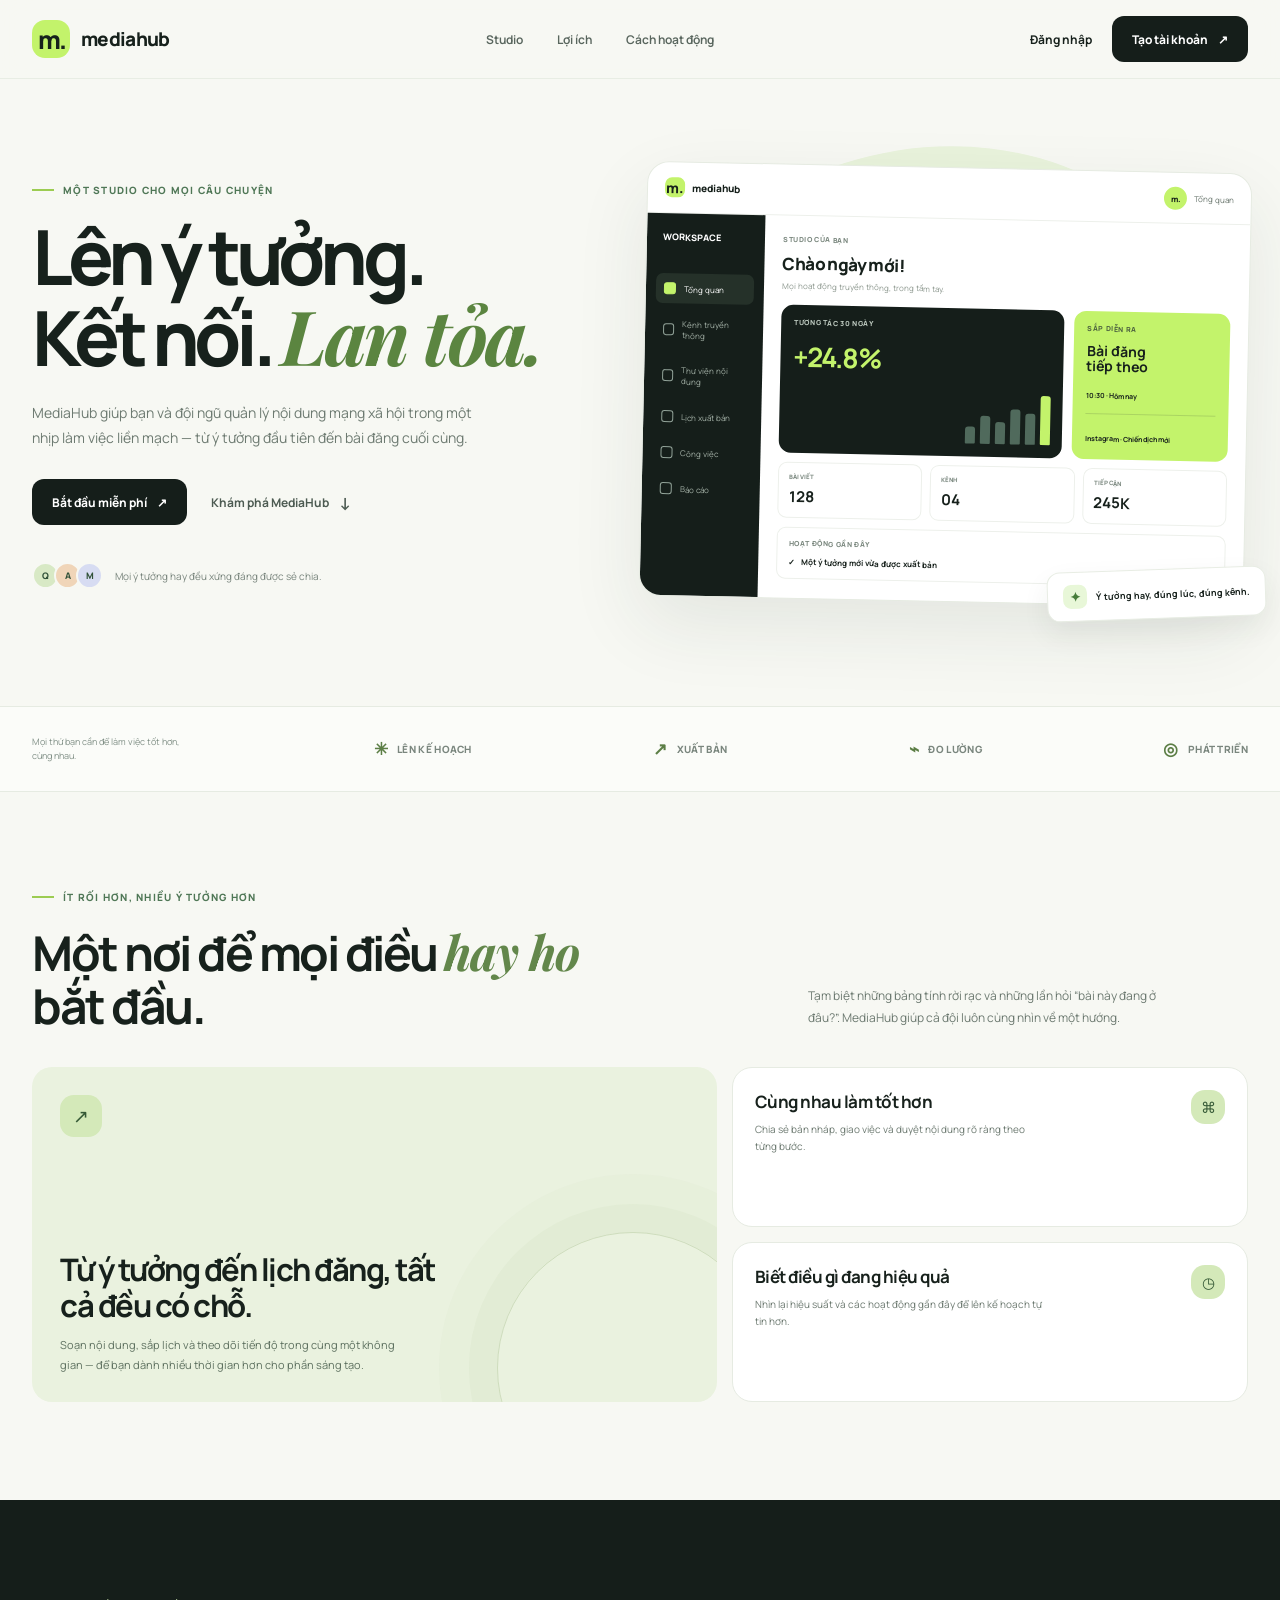
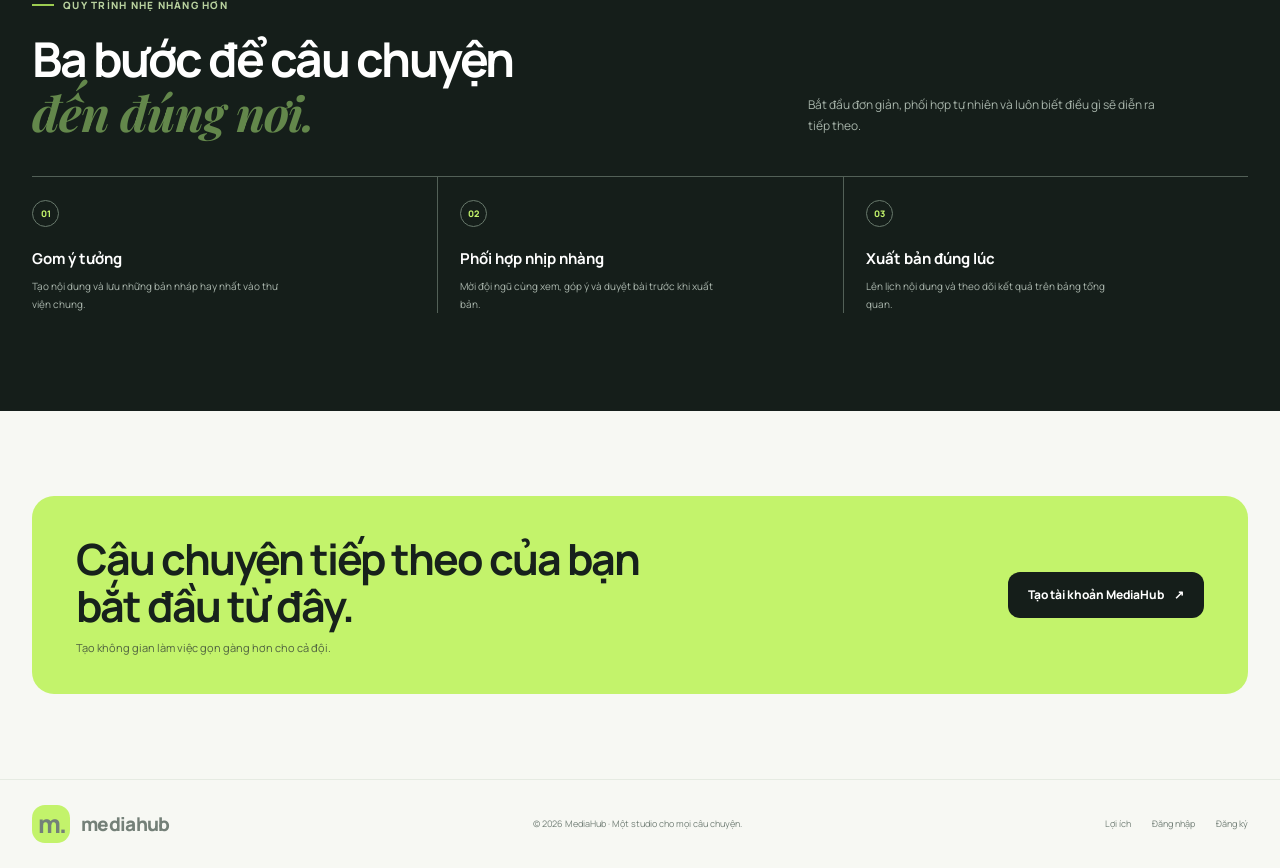
<file: frontend/src/app/landing.html>
<!doctype html>
<html lang="vi">
<head>
  <meta charset="utf-8">
  <meta name="viewport" content="width=device-width, initial-scale=1">
  <meta name="theme-color" content="#f7f8f3">
  <title>MediaHub — Một studio cho mọi câu chuyện</title>
  <meta name="description" content="Lên ý tưởng, phối hợp cùng đội ngũ và quản lý nội dung mạng xã hội trong một studio gọn gàng.">
  <link rel="preconnect" href="https://fonts.googleapis.com">
  <link rel="preconnect" href="https://fonts.gstatic.com" crossorigin>
  <link href="https://fonts.googleapis.com/css2?family=Manrope:wght@400;500;600;700;800&family=Playfair+Display:ital,wght@0,400..900;1,400..900&display=swap" rel="stylesheet">
    <link rel="stylesheet" href="../features/landing/landing.css">
  <link rel="icon" type="image/svg+xml" href="../assets/mediahub-favicon.svg">
</head>
<body>
  <header class="topbar"><nav class="nav wrap" aria-label="Điều hướng chính">
    <a class="brand" href="#top" aria-label="MediaHub trang chủ"><span class="brand-mark">m.</span><span>mediahub</span></a>
    <div class="nav-links"><a href="#studio">Studio</a><a href="#loi-ich">Lợi ích</a><a href="#cach-hoat-dong">Cách hoạt động</a></div>
    <div class="nav-actions"><a class="nav-login" href="./login.html">Đăng nhập</a><a class="btn btn-dark" href="./register.html">Tạo tài khoản <span aria-hidden="true">↗</span></a></div>
  </nav></header>
  <main id="top">
    <section class="hero wrap" id="studio">
      <div class="hero-copy"><p class="kicker">Một studio cho mọi câu chuyện</p><h1>Lên ý tưởng.<br>Kết nối. <em>Lan tỏa.</em></h1><p class="hero-text">MediaHub giúp bạn và đội ngũ quản lý nội dung mạng xã hội trong một nhịp làm việc liền mạch — từ ý tưởng đầu tiên đến bài đăng cuối cùng.</p><div class="hero-actions"><a class="btn btn-dark" href="./register.html">Bắt đầu miễn phí <span aria-hidden="true">↗</span></a><a class="text-link" href="#loi-ich">Khám phá MediaHub <span aria-hidden="true">↓</span></a></div><div class="trust"><span class="avatars" aria-hidden="true"><i>Q</i><i>A</i><i>M</i></span><span>Mọi ý tưởng hay đều xứng đáng được sẻ chia.</span></div></div>
      <div class="hero-art" aria-label="Bản xem trước trang tổng quan MediaHub"><div class="art-orbit"></div><div class="dashboard"><div class="dash-top"><span class="dash-brand"><i>m.</i> mediahub</span><span class="dash-user"><i aria-hidden="true">m.</i> Tổng quan</span></div><div class="dash-body"><aside class="dash-side"><div class="dash-side-brand">WORKSPACE</div><div class="dash-nav"><span class="on">Tổng quan</span><span>Kênh truyền thông</span><span>Thư viện nội dung</span><span>Lịch xuất bản</span><span>Công việc</span><span>Báo cáo</span></div></aside><div class="dash-main"><p class="dash-eyebrow">Studio của bạn</p><h2 class="dash-title">Chào ngày mới!</h2><p class="dash-sub">Mọi hoạt động truyền thông, trong tầm tay.</p><div class="dash-grid"><div class="dash-performance"><p class="dash-eyebrow">TƯƠNG TÁC 30 NGÀY</p><strong>+24.8%</strong><div class="mini-bars" aria-hidden="true"><i></i><i></i><i></i><i></i><i></i><i></i></div></div><div class="dash-next"><p class="dash-eyebrow">SẮP DIỄN RA</p><strong>Bài đăng<br>tiếp theo</strong><small>10:30 · Hôm nay</small><hr><small>Instagram · Chiến dịch mới</small></div></div><div class="dash-lower"><div class="dash-stat"><small>Bài viết</small><strong>128</strong></div><div class="dash-stat"><small>Kênh</small><strong>04</strong></div><div class="dash-stat"><small>Tiếp cận</small><strong>245K</strong></div></div><div class="dash-activity"><p class="dash-eyebrow">HOẠT ĐỘNG GẦN ĐÂY</p><strong>✓ &nbsp; Một ý tưởng mới vừa được xuất bản</strong></div></div></div></div><div class="float-note"><i>✦</i> Ý tưởng hay, đúng lúc, đúng kênh.</div></div>
    </section>
    <section class="proof"><div class="proof-inner wrap"><span class="proof-label">Mọi thứ bạn cần để làm việc tốt hơn, cùng nhau.</span><span class="proof-item"><b>✳</b> LÊN KẾ HOẠCH</span><span class="proof-item"><b>↗</b> XUẤT BẢN</span><span class="proof-item"><b>⌁</b> ĐO LƯỜNG</span><span class="proof-item"><b>◎</b> PHÁT TRIỂN</span></div></section>
    <section class="section wrap" id="loi-ich"><div class="section-heading"><div><p class="kicker">Ít rối hơn, nhiều ý tưởng hơn</p><h2>Một nơi để mọi điều <em>hay ho</em><br>bắt đầu.</h2></div><p>Tạm biệt những bảng tính rời rạc và những lần hỏi “bài này đang ở đâu?”. MediaHub giúp cả đội luôn cùng nhìn về một hướng.</p></div><div class="feature-layout"><article class="feature-main"><span class="feature-mark" aria-hidden="true">↗</span><div><h3>Từ ý tưởng đến lịch đăng, tất cả đều có chỗ.</h3><p>Soạn nội dung, sắp lịch và theo dõi tiến độ trong cùng một không gian — để bạn dành nhiều thời gian hơn cho phần sáng tạo.</p></div></article><div class="feature-side"><article class="feature-small"><div><h3>Cùng nhau làm tốt hơn</h3><p>Chia sẻ bản nháp, giao việc và duyệt nội dung rõ ràng theo từng bước.</p></div><span class="feature-mark" aria-hidden="true">⌘</span></article><article class="feature-small"><div><h3>Biết điều gì đang hiệu quả</h3><p>Nhìn lại hiệu suất và các hoạt động gần đây để lên kế hoạch tự tin hơn.</p></div><span class="feature-mark" aria-hidden="true">◷</span></article></div></div></section>
    <section class="section workflow" id="cach-hoat-dong"><div class="wrap"><div class="section-heading"><div><p class="kicker">Quy trình nhẹ nhàng hơn</p><h2>Ba bước để câu chuyện <em>đến đúng nơi.</em></h2></div><p>Bắt đầu đơn giản, phối hợp tự nhiên và luôn biết điều gì sẽ diễn ra tiếp theo.</p></div><div class="steps"><article class="step"><span class="step-num">01</span><h3>Gom ý tưởng</h3><p>Tạo nội dung và lưu những bản nháp hay nhất vào thư viện chung.</p></article><article class="step"><span class="step-num">02</span><h3>Phối hợp nhịp nhàng</h3><p>Mời đội ngũ cùng xem, góp ý và duyệt bài trước khi xuất bản.</p></article><article class="step"><span class="step-num">03</span><h3>Xuất bản đúng lúc</h3><p>Lên lịch nội dung và theo dõi kết quả trên bảng tổng quan.</p></article></div></div></section>
    <section class="closing wrap"><div class="closing-box"><div><h2>Câu chuyện tiếp theo của bạn bắt đầu từ đây.</h2><p>Tạo không gian làm việc gọn gàng hơn cho cả đội.</p></div><a class="btn btn-dark" href="./register.html">Tạo tài khoản MediaHub <span aria-hidden="true">↗</span></a></div></section>
  </main>
  <footer class="footer"><div class="footer-inner wrap"><a class="brand" href="#top"><span class="brand-mark">m.</span><span>mediahub</span></a><span>© 2026 MediaHub · Một studio cho mọi câu chuyện.</span><div class="footer-links"><a href="#loi-ich">Lợi ích</a><a href="./login.html">Đăng nhập</a><a href="./register.html">Đăng ký</a></div></div></footer>
</body>
</html>
</file>
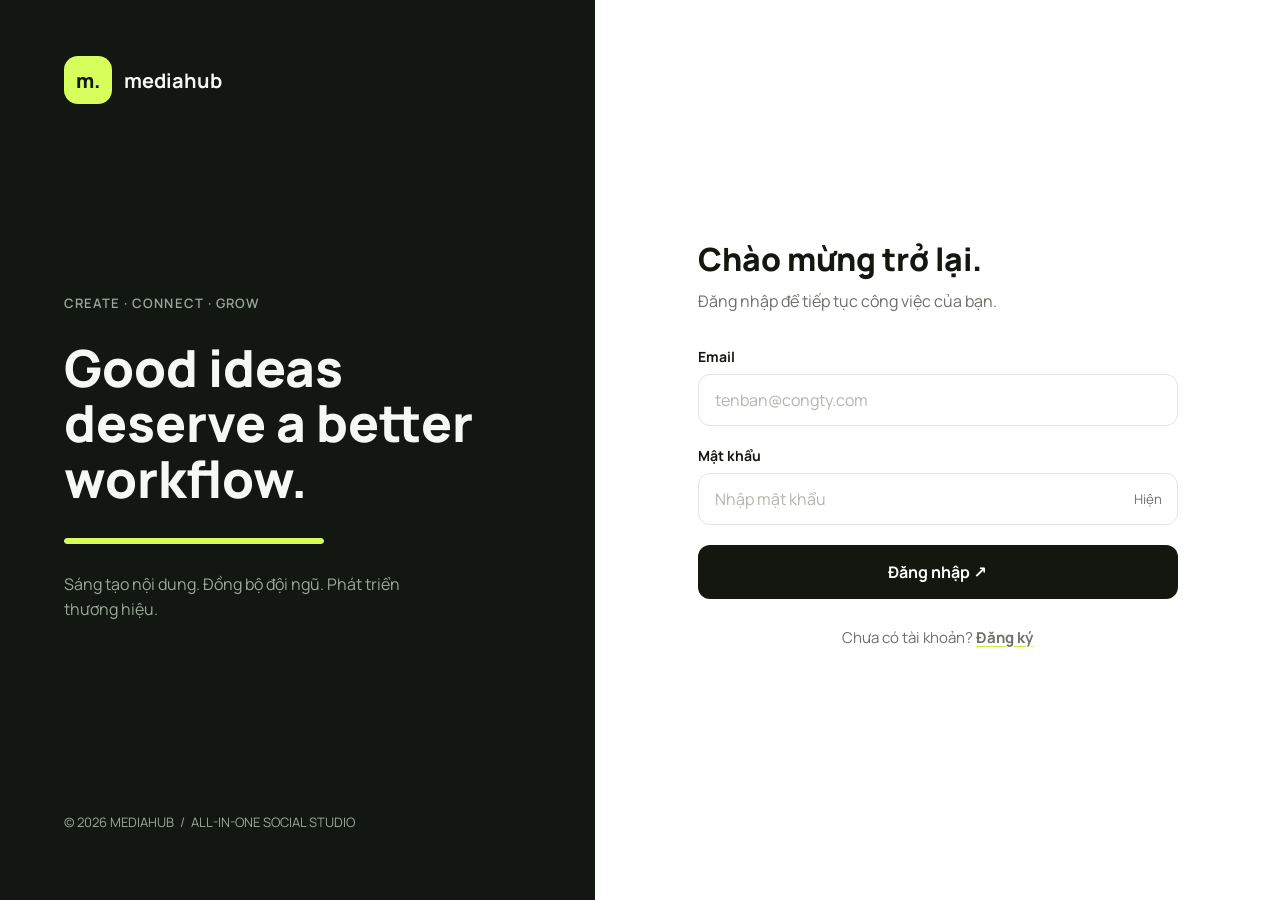
<file: frontend/src/app/login.html>
<!doctype html>
<html lang="vi">
<head>
  <meta charset="UTF-8">
  <meta name="viewport" content="width=device-width, initial-scale=1.0">
  <meta name="theme-color" content="#121712">
  <title>Đăng nhập · MediaHub</title>
  <link rel="stylesheet" href="../features/auth/auth.css">
  <script src="../features/auth/services/auth-storage.js" defer></script>
  <script src="../features/auth/auth.js" defer></script>
  <link rel="icon" type="image/svg+xml" href="../assets/mediahub-favicon.svg">
</head>
<body>
  <div class="auth-shell">
    <aside class="brand-panel">
      <div class="brand-top">
        <div class="brand-mark">m.</div>
        <span class="brand-name">mediahub</span>
      </div>

      <div class="brand-main">
        <p class="eyebrow">CREATE · CONNECT · GROW</p>
        <h1>Good ideas deserve a better workflow.</h1>
        <div class="progress-track"><div class="progress-fill" id="progress-fill" data-progress="100"></div></div>
        <p class="tagline">Sáng tạo nội dung. Đồng bộ đội ngũ. Phát triển thương hiệu.</p>
      </div>

      <p class="brand-footer">© 2026 MEDIAHUB &nbsp;/&nbsp; ALL-IN-ONE SOCIAL STUDIO</p>
    </aside>

    <main class="form-panel">
      <form class="form-card" id="login-form" novalidate>
        <h2>Chào mừng trở lại.</h2>
        <p class="subtitle">Đăng nhập để tiếp tục công việc của bạn.</p>

        <div class="field">
          <label for="email">Email</label>
          <input id="email" name="email" type="email" placeholder="tenban@congty.com" autocomplete="email" required>
        </div>

        <div class="field">
          <label for="password">Mật khẩu</label>
          <div class="input-wrap">
            <input id="password" name="password" type="password" placeholder="Nhập mật khẩu" autocomplete="current-password" required>
            <button type="button" class="toggle-visibility" id="toggle-password">Hiện</button>
          </div>
          <div class="field-error" id="login-error"></div>
        </div>

        <button type="submit" class="submit-btn" id="submit-btn">
          <span class="btn-label">Đăng nhập ↗</span>
          <span class="spinner"></span>
        </button>

        <p class="switch-line">Chưa có tài khoản? <a href="register.html">Đăng ký</a></p>
      </form>
    </main>
  </div>

  <dialog id="success-dialog">
    <div class="success-icon">✓</div>
    <h2 id="success-title">Đăng nhập thành công!</h2>
    <p id="success-message">Đang chuyển hướng tới trang chính...</p>
  </dialog>
</body>
</html>
</file>
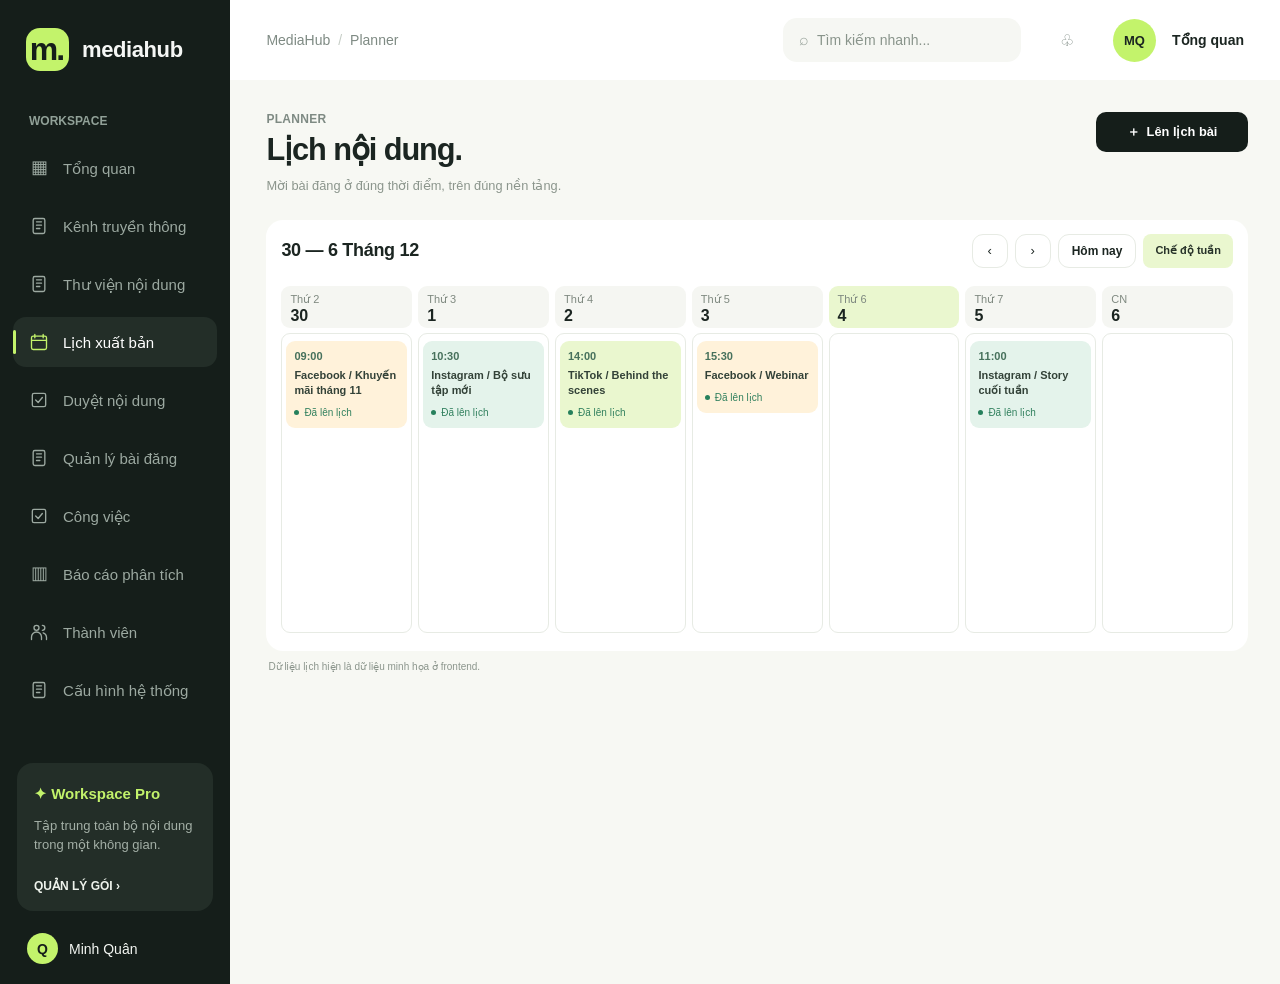
<file: frontend/src/app/planner.html>
<!DOCTYPE html>
<html lang="vi">
<head>
  <meta charset="UTF-8">
  <meta name="viewport" content="width=device-width, initial-scale=1.0">
  <meta name="theme-color" content="#151e1a">
  <title>Lịch nội dung · MediaHub</title>
  <link rel="stylesheet" href="../styles/style.css">
  <link rel="stylesheet" href="../features/planner/planner.css">
  <script src="../features/planner/planner.js" defer></script>
</head>
<body class="planner-app">
  <svg aria-hidden="true" style="position:absolute;width:0;height:0;overflow:hidden"><symbol id="icon-content" viewBox="0 0 24 24"><rect x="5" y="3" width="14" height="18" rx="2"/><path d="M9 7h6M9 11h6M9 15h4"/></symbol><symbol id="icon-calendar" viewBox="0 0 24 24"><rect x="3" y="5" width="18" height="16" rx="2"/><path d="M7 3v4M17 3v4M3 10h18"/></symbol><symbol id="icon-task" viewBox="0 0 24 24"><rect x="4" y="4" width="16" height="16" rx="2"/><path d="m8 12 3 3 5-6"/></symbol><symbol id="icon-users" viewBox="0 0 24 24"><circle cx="9" cy="7" r="3"/><path d="M3 21v-3a6 6 0 0 1 12 0v3M16 4a3 3 0 0 1 0 6M21 21v-3a6 6 0 0 0-4-5"/></symbol></svg>
  <div class="workspace">
    <aside class="sidebar" aria-label="Điều hướng chính">
      <a class="brand" href="./dashboard.html"><span class="brand-mark">m.</span><span>mediahub</span></a>
      <p class="nav-label">Workspace</p>
      <nav class="navigation">
        <a class="nav-item" href="./dashboard.html"><span class="nav-glyph">▦</span><span>Tổng quan</span></a>
        <button class="nav-item" type="button" data-section="Kênh truyền thông"><svg class="icon"><use href="#icon-content"/></svg><span>Kênh truyền thông</span></button>
        <a class="nav-item" href="./composer.html"><svg class="icon"><use href="#icon-content"/></svg><span>Thư viện nội dung</span></a>
        <a class="nav-item is-active" href="./planner.html" aria-current="page"><svg class="icon"><use href="#icon-calendar"/></svg><span>Lịch xuất bản</span></a>
        <a class="nav-item" href="./approvals.html"><svg class="icon"><use href="#icon-task"/></svg><span>Duyệt nội dung</span></a>
        <a class="nav-item" href="./post_status.html"><svg class="icon"><use href="#icon-content"/></svg><span>Quản lý bài đăng</span></a>
        <a class="nav-item" href="./tasks.html"><svg class="icon"><use href="#icon-task"/></svg><span>Công việc</span></a>
        <a class="nav-item" href="./reports.html"><span class="nav-glyph">▥</span><span>Báo cáo phân tích</span></a>
        <a class="nav-item" href="./user_management.html"><svg class="icon"><use href="#icon-users"/></svg><span>Thành viên</span></a>
        <a class="nav-item" href="./settings.html"><svg class="icon"><use href="#icon-content"/></svg><span>Cấu hình hệ thống</span></a>
      </nav>
      <div class="sidebar-bottom"><div class="upgrade-card"><p class="upgrade-title">✦ Workspace Pro</p><p>Tập trung toàn bộ nội dung<br>trong một không gian.</p><button type="button">QUẢN LÝ GÓI ›</button></div><button class="account-button" type="button"><span class="avatar avatar-account">Q</span><span>Minh Quân</span></button></div>
    </aside>
    <div class="workspace-main">
      <header class="topbar">
        <button class="icon-button mobile-menu" id="mobile-menu" type="button" aria-label="Mở điều hướng">☰</button>
        <div class="breadcrumb"><span>MediaHub</span><span class="breadcrumb-divider">/</span><span>Planner</span></div>
        <div class="topbar-actions"><label class="search-box"><span aria-hidden="true">⌕</span><input id="quick-search" type="search" placeholder="Tìm kiếm nhanh..." aria-label="Tìm kiếm nhanh"></label><button class="icon-button" type="button" aria-label="Thông báo">♧</button><button class="profile-button" type="button"><span class="avatar profile-avatar">MQ</span><span>Tổng quan</span></button></div>
      </header>
      <main class="page-content planner-page">
        <section class="page-heading planner-heading"><div><p class="eyebrow">Planner</p><h1>Lịch nội dung.</h1><p class="page-description">Mời bài đăng ở đúng thời điểm, trên đúng nền tảng.</p></div><button class="button button-primary" id="new-post" type="button"><span aria-hidden="true">＋</span> Lên lịch bài</button></section>
        <section class="calendar-card" aria-label="Lịch bài đăng tuần">
          <div class="calendar-toolbar"><h2 id="week-title">09 — 15 Tháng 11</h2><div class="calendar-controls"><button class="calendar-icon-button" id="previous-week" type="button" aria-label="Tuần trước">‹</button><button class="calendar-icon-button" id="next-week" type="button" aria-label="Tuần sau">›</button><button class="today-button" id="today" type="button">Hôm nay</button><label class="week-toggle"><input id="week-view" type="checkbox" checked><span>Chế độ tuần</span></label></div></div>
          <div class="week-grid" id="week-grid" aria-live="polite"></div>
        </section>
        <p class="demo-note">Dữ liệu lịch hiện là dữ liệu minh họa ở frontend.</p>
      </main>
    </div>
  </div>
  <dialog class="schedule-dialog" id="schedule-dialog" aria-labelledby="dialog-title"><form id="schedule-form"><div class="dialog-heading"><div><p class="eyebrow">Bài đăng mới</p><h2 id="dialog-title">Lên lịch bài</h2></div><button class="dialog-close" type="button" id="close-dialog" aria-label="Đóng">×</button></div><label for="post-name">Tên bài đăng</label><input id="post-name" name="title" required maxlength="80" placeholder="Ví dụ: Ra mắt bộ sưu tập"><label for="post-channel">Kênh đăng</label><select id="post-channel" name="channel"><option>Facebook</option><option>Instagram</option><option>TikTok</option></select><div class="dialog-fields"><div><label for="post-date">Ngày</label><input id="post-date" name="date" type="date" required></div><div><label for="post-time">Giờ</label><input id="post-time" name="time" type="time" value="09:00" required></div></div><div class="dialog-actions"><button class="button button-secondary" type="button" id="cancel-dialog">Hủy</button><button class="button button-primary" type="submit">Lưu lịch</button></div></form></dialog>
  <div class="planner-toast" id="planner-toast" role="status" hidden></div>
</body>
</html>
</file>
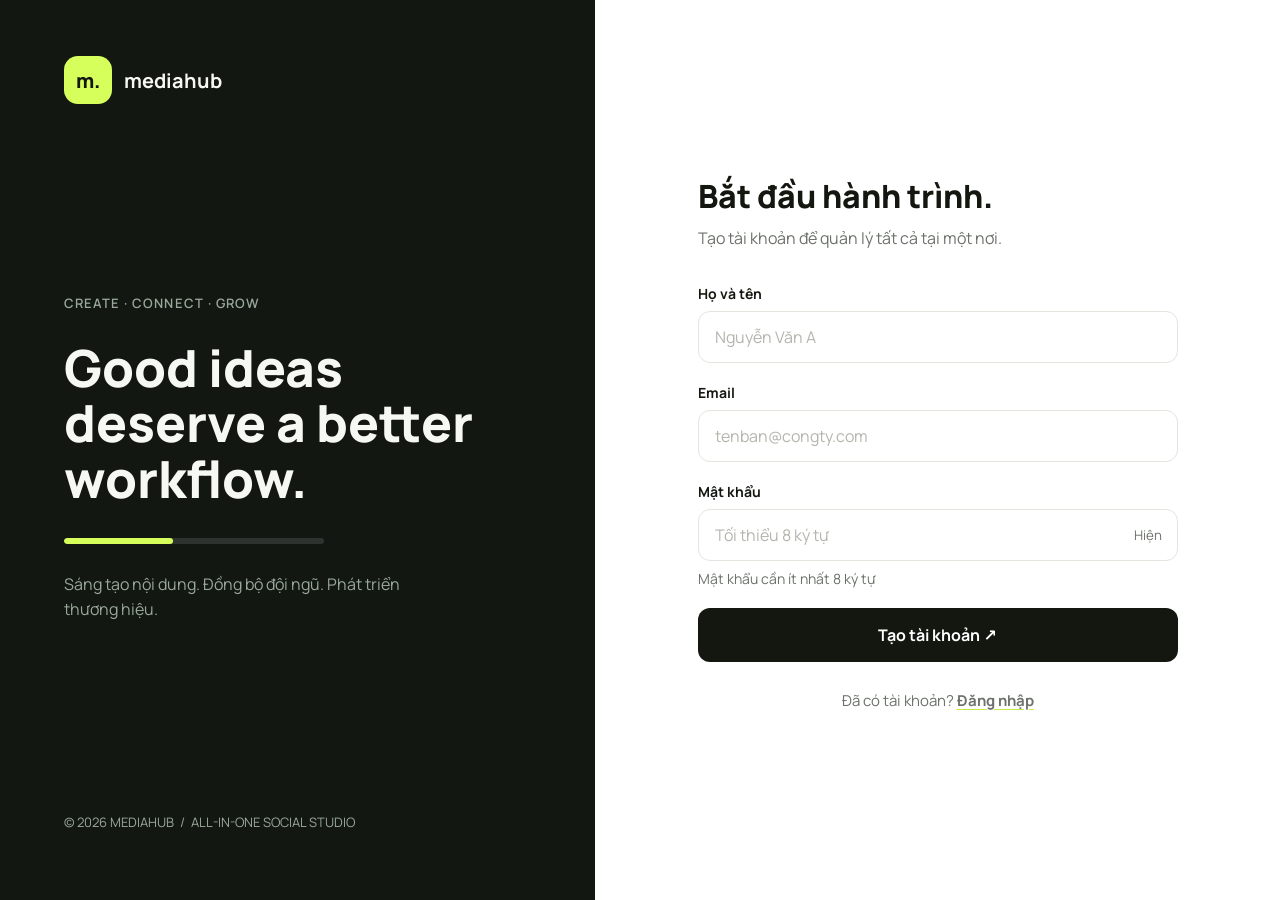
<file: frontend/src/app/register.html>
<!doctype html>
<html lang="vi">
<head>
  <meta charset="UTF-8">
  <meta name="viewport" content="width=device-width, initial-scale=1.0">
  <meta name="theme-color" content="#121712">
  <title>Đăng ký · MediaHub</title>
  <link rel="stylesheet" href="../features/auth/auth.css">
  <script src="../features/auth/services/auth-storage.js" defer></script>
  <script src="../features/auth/auth.js" defer></script>
  <link rel="icon" type="image/svg+xml" href="../assets/mediahub-favicon.svg">
</head>
<body>
  <div class="auth-shell">
    <aside class="brand-panel">
      <div class="brand-top">
        <div class="brand-mark">m.</div>
        <span class="brand-name">mediahub</span>
      </div>

      <div class="brand-main">
        <p class="eyebrow">CREATE · CONNECT · GROW</p>
        <h1>Good ideas deserve a better workflow.</h1>
        <div class="progress-track"><div class="progress-fill" id="progress-fill" data-progress="42"></div></div>
        <p class="tagline">Sáng tạo nội dung. Đồng bộ đội ngũ. Phát triển thương hiệu.</p>
      </div>

      <p class="brand-footer">© 2026 MEDIAHUB &nbsp;/&nbsp; ALL-IN-ONE SOCIAL STUDIO</p>
    </aside>

    <main class="form-panel">
      <form class="form-card" id="register-form" novalidate>
        <h2>Bắt đầu hành trình.</h2>
        <p class="subtitle">Tạo tài khoản để quản lý tất cả tại một nơi.</p>

        <div class="field">
          <label for="full-name">Họ và tên</label>
          <input id="full-name" name="full_name" type="text" placeholder="Nguyễn Văn A" autocomplete="name" required>
          <div class="field-error" data-error-for="full-name"></div>
        </div>

        <div class="field">
          <label for="email">Email</label>
          <input id="email" name="email" type="email" placeholder="tenban@congty.com" autocomplete="email" required>
          <div class="field-error" data-error-for="email"></div>
        </div>

        <div class="field">
          <label for="password">Mật khẩu</label>
          <div class="input-wrap">
            <input id="password" name="password" type="password" placeholder="Tối thiểu 8 ký tự" autocomplete="new-password" minlength="8" required>
            <button type="button" class="toggle-visibility" id="toggle-password">Hiện</button>
          </div>
          <p class="hint" id="password-hint">Mật khẩu cần ít nhất 8 ký tự</p>
        </div>

        <button type="submit" class="submit-btn" id="submit-btn">
          <span class="btn-label">Tạo tài khoản ↗</span>
          <span class="spinner"></span>
        </button>

        <p class="switch-line">Đã có tài khoản? <a href="login.html">Đăng nhập</a></p>
      </form>
    </main>
  </div>

  <dialog id="success-dialog">
    <div class="success-icon">✓</div>
    <h2 id="success-title">Tạo tài khoản thành công!</h2>
    <p id="success-message">Đang chuyển hướng tới trang đăng nhập...</p>
  </dialog>
</body>
</html>
</file>
<file: frontend/src/features/landing/landing.css>
:root{--ink:#17211c;--muted:#6d7a71;--paper:#f7f8f3;--white:#fff;--deep:#151e1a;--lime:#c3f36b;--line:#e6ebe2;--green:#31784f;--serif:"Playfair Display",Georgia,serif;--sans:Manrope,Arial,sans-serif}
    *{box-sizing:border-box}html{scroll-behavior:smooth}body{margin:0;background:var(--paper);color:var(--ink);font-family:var(--sans);-webkit-font-smoothing:antialiased}a{color:inherit;text-decoration:none}button{font:inherit}.wrap{width:min(1220px,calc(100% - 64px));margin:auto}.topbar{position:sticky;top:0;z-index:10;border-bottom:1px solid #e6ebe2d9;background:#f7f8f3ed;backdrop-filter:blur(14px)}.nav{display:flex;align-items:center;justify-content:space-between;min-height:78px}.brand{display:flex;align-items:center;gap:11px;font-size:19px;font-weight:800;letter-spacing:-.7px}.brand-mark{display:grid;place-items:center;width:38px;height:38px;border-radius:13px;background:var(--lime);font-size:25px;letter-spacing:-2px}.nav-links{display:flex;align-items:center;gap:34px;color:#59665e;font-size:12px;font-weight:650}.nav-actions{display:flex;align-items:center;gap:20px;font-size:12px;font-weight:700}.nav-login:hover,.nav-links a:hover{color:var(--green)}.btn{display:inline-flex;align-items:center;justify-content:center;gap:10px;min-height:46px;padding:0 20px;border-radius:12px;font-size:12px;font-weight:750;transition:transform .2s cubic-bezier(.22,1,.36,1),background .2s,color .2s}.btn:hover{transform:translateY(-2px)}.btn-dark{background:var(--deep);color:white}.btn-dark:hover{background:#2b3c31}.btn-lime{background:var(--lime);color:var(--deep)}.btn-lime:hover{background:#d0f98a}.hero{display:grid;grid-template-columns:.92fr 1.08fr;align-items:center;gap:62px;padding:70px 0 82px}.hero-copy{position:relative;z-index:1}.kicker{display:flex;align-items:center;gap:9px;margin:0 0 21px;color:#4f7756;font-size:10px;font-weight:800;letter-spacing:1.25px;text-transform:uppercase}.kicker:before{content:"";width:22px;height:2px;background:#9ccc51}.hero h1{max-width:570px;margin:0;font-size:clamp(46px,6.1vw,76px);font-weight:750;letter-spacing:-5.2px;line-height:1.02}.hero h1 em{color:#5b8540;font-family:var(--serif);font-weight:700;letter-spacing:-2.7px}.hero-text{max-width:440px;margin:23px 0 28px;color:var(--muted);font-size:14px;line-height:1.85}.hero-actions{display:flex;flex-wrap:wrap;gap:11px}.text-link{display:inline-flex;align-items:center;gap:10px;padding:0 13px;color:#4d5b52;font-size:12px;font-weight:700}.text-link span{font-size:17px;transition:transform .2s}.text-link:hover span{transform:translateX(3px)}.trust{display:flex;align-items:center;gap:12px;margin-top:37px;color:#79857d;font-size:10px}.avatars{display:flex;padding-left:5px}.avatars i{display:grid;place-items:center;width:27px;height:27px;margin-left:-5px;border:2px solid var(--paper);border-radius:50%;background:#d8e9c5;color:#315239;font-size:9px;font-style:normal;font-weight:800}.avatars i:nth-child(2){background:#f0d5b8}.avatars i:nth-child(3){background:#d7dcf2}.hero-art{position:relative;min-width:0;padding:18px 0 22px 18px}.art-orbit{position:absolute;top:0;right:8%;width:88%;height:88%;border-radius:50%;background:#e9f3dc;transform:rotate(-11deg)}.dashboard{position:relative;overflow:hidden;border:1px solid #e6ebe2;border-radius:22px;background:white;box-shadow:0 28px 75px #24352817;transform:rotate(1.2deg)}.dash-top{display:flex;align-items:center;justify-content:space-between;height:51px;padding:0 17px;border-bottom:1px solid #edf0eb}.dash-brand{display:flex;align-items:center;gap:7px;font-size:10px;font-weight:800}.dash-brand i{display:grid;place-items:center;width:20px;height:20px;border-radius:7px;background:var(--lime);font-size:14px;font-style:normal}.dash-user{display:flex;align-items:center;gap:7px;color:#66736a;font-size:8px}.dash-user i{display:grid;place-items:center;width:23px;height:23px;border-radius:50%;background:var(--lime);color:var(--deep);font-size:8px;font-style:normal;font-weight:800}.dash-body{display:grid;grid-template-columns:118px 1fr;min-height:316px}.dash-side{padding:17px 10px;background:var(--deep);color:#a5b2a8}.dash-side-brand{height:25px;margin:0 6px 18px;color:white;font-size:9px;font-weight:800}.dash-nav{display:grid;gap:6px}.dash-nav span{display:flex;align-items:center;gap:8px;padding:9px 8px;border-radius:7px;font-size:8px}.dash-nav span:before{content:"";width:10px;height:10px;border:1.4px solid #92a399;border-radius:3px}.dash-nav .on{background:#253129;color:white}.dash-nav .on:before{border-color:var(--lime);background:var(--lime)}.dash-main{min-width:0;padding:19px 18px}.dash-eyebrow{margin:0 0 8px;color:#7b887f;font-size:7px;font-weight:800;letter-spacing:.6px;text-transform:uppercase}.dash-title{margin:0;font-size:17px;font-weight:800;letter-spacing:-.6px}.dash-sub{margin:5px 0 14px;color:#8c978e;font-size:8px}.dash-grid{display:grid;grid-template-columns:1.45fr .8fr;gap:10px}.dash-performance{position:relative;min-height:133px;padding:13px;border-radius:12px;background:var(--deep);color:white}.dash-performance .dash-eyebrow{color:#bdc9bf}.dash-performance strong{display:block;margin-top:11px;color:var(--lime);font-size:27px;letter-spacing:-1px}.mini-bars{position:absolute;right:12px;bottom:13px;display:flex;align-items:end;gap:5px;height:49px}.mini-bars i{width:10px;border-radius:3px 3px 1px 1px;background:#506a5c}.mini-bars i:nth-child(1){height:34%}.mini-bars i:nth-child(2){height:56%}.mini-bars i:nth-child(3){height:45%}.mini-bars i:nth-child(4){height:71%}.mini-bars i:nth-child(5){height:63%}.mini-bars i:nth-child(6){height:100%;background:var(--lime)}.dash-next{padding:13px;border-radius:12px;background:var(--lime)}.dash-next .dash-eyebrow{color:#4e6340}.dash-next strong{display:block;margin:10px 0 7px;font-size:14px;line-height:1.1}.dash-next small{font-size:7px;font-weight:700}.dash-next hr{margin:10px 0;border:0;border-top:1px solid #78974e55}.dash-lower{display:grid;grid-template-columns:repeat(3,1fr);gap:8px;margin-top:9px}.dash-stat{padding:10px;border:1px solid #edf0eb;border-radius:9px}.dash-stat small{display:block;color:#7c8980;font-size:6px;font-weight:800;text-transform:uppercase}.dash-stat strong{display:block;margin-top:5px;font-size:15px}.dash-activity{margin-top:9px;padding:11px;border:1px solid #edf0eb;border-radius:9px}.dash-activity strong{display:block;margin-top:8px;font-size:8px}.float-note{position:absolute;right:-18px;bottom:5px;display:flex;align-items:center;gap:9px;padding:12px 15px;border:1px solid #e8ede4;border-radius:13px;background:white;box-shadow:0 12px 28px #24352812;font-size:9px;font-weight:700;transform:rotate(-2deg)}.float-note i{display:grid;place-items:center;width:24px;height:24px;border-radius:8px;background:#e8f7d8;color:#477d3b;font-size:13px;font-style:normal}.proof{border-top:1px solid var(--line);border-bottom:1px solid var(--line);background:#fbfcf9}.proof-inner{display:flex;align-items:center;justify-content:space-between;gap:24px;min-height:84px}.proof-label{max-width:160px;color:#819087;font-size:9px;line-height:1.5}.proof-item{color:#7a867e;font-size:10px;font-weight:800;letter-spacing:.3px}.proof-item b{margin-right:7px;color:#5c7e46;font-size:17px;vertical-align:-2px}.section{padding:98px 0}.section-heading{display:grid;grid-template-columns:1fr .6fr;align-items:end;gap:42px;margin-bottom:35px}.section-heading h2{max-width:620px;margin:0;font-size:clamp(32px,4.3vw,48px);letter-spacing:-2.5px;line-height:1.1}.section-heading h2 em{color:#63874b;font-family:var(--serif);font-weight:700;letter-spacing:-1px}.section-heading>p{max-width:350px;margin:0 0 4px;color:var(--muted);font-size:12px;line-height:1.8}.feature-layout{display:grid;grid-template-columns:1.14fr .86fr;gap:15px}.feature-main{position:relative;display:flex;min-height:335px;flex-direction:column;justify-content:space-between;overflow:hidden;padding:28px;border-radius:20px;background:#eaf2df}.feature-main:after{content:"";position:absolute;right:-52px;bottom:-102px;width:270px;height:270px;border:1px solid #97b17a55;border-radius:50%;box-shadow:0 0 0 28px #97b17a12,0 0 0 58px #97b17a0a}.feature-mark{display:grid;place-items:center;width:42px;height:42px;border-radius:14px;background:#d4e9b9;color:#355936;font-size:19px}.feature-main h3{position:relative;z-index:1;max-width:380px;margin:0;font-size:31px;letter-spacing:-1.5px;line-height:1.16}.feature-main p{position:relative;z-index:1;max-width:340px;margin:11px 0 0;color:#5e7160;font-size:11px;line-height:1.8}.feature-side{display:grid;grid-template-rows:1fr 1fr;gap:15px}.feature-small{display:grid;grid-template-columns:1fr auto;align-items:start;gap:10px;min-height:160px;padding:22px;border:1px solid var(--line);border-radius:20px;background:white}.feature-small h3{margin:0;font-size:17px;letter-spacing:-.5px}.feature-small p{max-width:290px;margin:8px 0 0;color:var(--muted);font-size:10px;line-height:1.7}.feature-small .feature-mark{width:34px;height:34px;font-size:15px}.workflow{background:var(--deep);color:white}.workflow .kicker{color:#b8d19e}.workflow .section-heading h2{max-width:530px}.workflow .section-heading>p{color:#a5b2a8}.steps{display:grid;grid-template-columns:repeat(3,1fr);gap:0;border-top:1px solid #526057}.step{padding:23px 22px 0 0}.step+.step{padding-left:22px;border-left:1px solid #526057}.step-num{display:grid;place-items:center;width:27px;height:27px;border:1px solid #68796c;border-radius:50%;color:var(--lime);font-size:9px;font-weight:800}.step h3{margin:21px 0 8px;font-size:15px}.step p{max-width:260px;margin:0;color:#aab6ad;font-size:10px;line-height:1.8}.closing{padding:85px 0}.closing-box{display:flex;align-items:center;justify-content:space-between;gap:32px;padding:39px 44px;border-radius:22px;background:var(--lime)}.closing-box h2{max-width:590px;margin:0;font-size:clamp(28px,4vw,43px);letter-spacing:-2px;line-height:1.1}.closing-box p{margin:10px 0 0;color:#4f6240;font-size:11px}.closing-box .btn{flex-shrink:0}.footer{padding:25px 0;border-top:1px solid var(--line)}.footer-inner{display:flex;align-items:center;justify-content:space-between;gap:18px;color:#748078;font-size:9px}.footer-links{display:flex;gap:21px}.footer-links a:hover{color:var(--green)}
    @media(max-width:900px){.hero{grid-template-columns:1fr;gap:30px;padding:58px 0}.hero-copy{max-width:680px}.hero-art{width:min(680px,100%);margin:auto}.nav-links{display:none}.section{padding:72px 0}.feature-layout{grid-template-columns:1fr}.feature-main{min-height:280px}.feature-side{grid-template-columns:1fr 1fr;grid-template-rows:1fr}.feature-small{min-height:175px;grid-template-columns:1fr}.section-heading{grid-template-columns:1fr;gap:14px}}
    @media(max-width:600px){.wrap{width:min(100% - 36px,1220px)}.nav{min-height:66px}.nav-actions{gap:13px}.nav-login{display:none}.nav-actions .btn{min-height:39px;padding:0 13px;font-size:10px}.hero{padding:46px 0 58px;gap:22px}.hero h1{font-size:clamp(43px,12vw,62px);letter-spacing:-3.5px}.hero-text{font-size:12px}.hero-actions{align-items:stretch}.hero-actions .btn{flex:1}.text-link{padding:0 2px}.trust{margin-top:26px}.hero-art{padding:8px 0}.dash-body{grid-template-columns:82px 1fr;min-height:260px}.dash-side{padding:14px 7px}.dash-side-brand{margin:0 4px 13px;font-size:7px}.dash-nav span{gap:5px;padding:8px 5px;font-size:6px}.dash-nav span:before{width:8px;height:8px}.dash-main{padding:14px 11px}.dash-title{font-size:14px}.dash-grid{grid-template-columns:1.2fr .8fr;gap:6px}.dash-performance,.dash-next{min-height:112px;padding:9px}.dash-performance strong{font-size:22px}.mini-bars{right:8px;bottom:9px;gap:3px}.mini-bars i{width:7px}.dash-next strong{font-size:11px}.dash-next small{font-size:6px}.dash-lower{gap:5px}.dash-stat{padding:7px}.dash-stat strong{font-size:12px}.dash-activity{padding:8px}.float-note{right:-5px;bottom:-3px;padding:9px 11px;font-size:8px}.float-note i{width:21px;height:21px}.proof-inner{justify-content:center;flex-wrap:wrap;gap:15px 22px;padding:18px 0}.proof-label{width:100%;max-width:none;text-align:center}.proof-item{font-size:8px}.section-heading h2{font-size:35px;letter-spacing:-1.7px}.feature-main{min-height:265px;padding:22px}.feature-main h3{font-size:25px}.feature-side{grid-template-columns:1fr}.feature-small{min-height:0;padding:18px}.workflow .section-heading{margin-bottom:27px}.steps{grid-template-columns:1fr}.step,.step+.step{display:grid;grid-template-columns:35px 1fr;column-gap:12px;padding:18px 0;border-left:0;border-bottom:1px solid #526057}.step-num{grid-row:span 2}.step h3{margin:2px 0 5px}.step p{max-width:none}.closing{padding:56px 0}.closing-box{align-items:flex-start;flex-direction:column;padding:27px 23px}.closing-box h2{font-size:31px}.footer-inner{align-items:flex-start;flex-direction:column}.footer-links{flex-wrap:wrap}}
    @media(prefers-reduced-motion:reduce){html{scroll-behavior:auto}.btn,.text-link span,.feature-small,.nav-links a{transition:none}}
</file>
<file: frontend/src/features/auth/auth.css>
@import url("https://fonts.googleapis.com/css2?family=Manrope:wght@400;500;600;700;800&display=swap");

:root {
  --bg-dark: #121712;
  --accent: #d7ff5c;
  --accent-dark: #c2eb44;
  --text-light: #f6f8f3;
  --text-muted-dark: #9aa89a;
  --bg-light: #ffffff;
  --text-dark: #14170f;
  --text-muted-light: #6c716a;
  --border-light: #e3e5de;
  --danger: #d6454b;
  --success: #2f9e5b;
  --radius-lg: 16px;
  --radius-md: 12px;
}

* { box-sizing: border-box; }
html, body { height: 100%; }
body {
  margin: 0;
  font-family: "Manrope", system-ui, sans-serif;
  color: var(--text-dark);
  background: var(--bg-light);
  -webkit-font-smoothing: antialiased;
}
a { color: inherit; }
button { font-family: inherit; }

.auth-shell {
  min-height: 100vh;
  display: grid;
  grid-template-columns: minmax(0, 1fr) minmax(0, 1.15fr);
}

.brand-panel {
  background: var(--bg-dark);
  color: var(--text-light);
  padding: 56px 64px;
  display: flex;
  flex-direction: column;
  justify-content: space-between;
}
.brand-top { display: flex; align-items: center; gap: 12px; }
.brand-mark {
  width: 48px; height: 48px; border-radius: 14px;
  background: var(--accent); color: var(--bg-dark);
  display: flex; align-items: center; justify-content: center;
  font-weight: 800; font-size: 20px;
}
.brand-name { font-weight: 700; font-size: 20px; }
.brand-main { max-width: 560px; }
.eyebrow {
  font-size: 13px; font-weight: 600; letter-spacing: 0.08em;
  color: var(--text-muted-dark); margin-bottom: 28px;
}
.brand-main h1 {
  font-size: clamp(34px, 4vw, 56px); line-height: 1.08;
  font-weight: 800; margin: 0 0 32px;
}
.progress-track {
  height: 6px; width: 260px; background: rgba(255, 255, 255, 0.12);
  border-radius: 999px; overflow: hidden; margin-bottom: 28px;
}
.progress-fill {
  height: 100%; width: 0%; background: var(--accent); border-radius: inherit;
  transition: width 0.6s cubic-bezier(0.4, 0, 0.2, 1);
}
.tagline { color: var(--text-muted-dark); font-size: 16px; line-height: 1.6; margin: 0; max-width: 360px; }
.brand-footer { color: var(--text-muted-dark); font-size: 13px; }

.form-panel { display: flex; align-items: center; justify-content: center; padding: 48px 32px; }
.form-card {
  width: 100%; max-width: 420px;
  opacity: 0; transform: translateY(12px);
  animation: rise-in 0.5s ease forwards;
}
@keyframes rise-in { to { opacity: 1; transform: translateY(0); } }
.form-card h2 { font-size: 30px; font-weight: 800; margin: 0 0 8px; }
.form-card .subtitle { color: var(--text-muted-light); margin: 0 0 32px; font-size: 15px; }

.field { margin-bottom: 20px; }
.field label { display: block; font-size: 13px; font-weight: 700; margin-bottom: 8px; }
.input-wrap { position: relative; }
.field input {
  width: 100%; padding: 14px 16px; border-radius: var(--radius-md);
  border: 1.5px solid var(--border-light); font-size: 15px; font-family: inherit;
  color: var(--text-dark); background: var(--bg-light);
  transition: border-color 0.15s ease, box-shadow 0.15s ease;
}
.field input::placeholder { color: #b3b6ad; }
.field input:focus { outline: none; border-color: var(--text-dark); box-shadow: 0 0 0 4px rgba(215, 255, 92, 0.35); }
.field input.has-error { border-color: var(--danger); }

.toggle-visibility {
  position: absolute; right: 10px; top: 50%; transform: translateY(-50%);
  border: none; background: none; cursor: pointer; padding: 6px;
  color: var(--text-muted-light); line-height: 0;
}
.toggle-visibility:focus-visible, button:focus-visible, a:focus-visible {
  outline: 2px solid var(--text-dark); outline-offset: 2px;
}

.hint { margin-top: 8px; font-size: 13px; color: var(--text-muted-light); display: flex; align-items: center; gap: 6px; }
.hint.ok { color: var(--success); }
.field-error { margin-top: 8px; font-size: 13px; color: var(--danger); min-height: 0; }

.submit-btn {
  width: 100%; padding: 16px; border-radius: var(--radius-md); border: none;
  background: var(--text-dark); color: #fff; font-size: 15px; font-weight: 700;
  cursor: pointer; display: flex; align-items: center; justify-content: center; gap: 8px;
  transition: transform 0.08s ease, background 0.15s ease, opacity 0.15s ease;
}
.submit-btn:hover { background: #262b20; }
.submit-btn:active { transform: scale(0.98); }
.submit-btn:disabled { opacity: 0.7; cursor: progress; }
.spinner {
  width: 16px; height: 16px; border-radius: 50%; border: 2px solid rgba(255, 255, 255, 0.4);
  border-top-color: #fff; animation: spin 0.7s linear infinite; display: none;
}
.submit-btn.loading .spinner { display: inline-block; }
.submit-btn.loading .btn-label { opacity: 0.85; }
@keyframes spin { to { transform: rotate(360deg); } }

.switch-line { text-align: center; margin-top: 28px; font-size: 14px; color: var(--text-muted-light); }
.switch-line a { font-weight: 700; text-decoration: underline; text-decoration-color: var(--accent-dark); text-underline-offset: 3px; }

.toast-stack { position: fixed; top: 20px; right: 20px; display: flex; flex-direction: column; gap: 10px; z-index: 50; }
.toast {
  min-width: 260px; max-width: 340px; padding: 14px 16px; border-radius: var(--radius-md);
  background: var(--text-dark); color: #fff; font-size: 14px;
  box-shadow: 0 10px 30px rgba(0, 0, 0, 0.18); animation: toast-in 0.2s ease;
}
.toast.error { background: var(--danger); }
.toast.success { background: var(--success); }
@keyframes toast-in { from { opacity: 0; transform: translateY(-8px); } to { opacity: 1; transform: translateY(0); } }

#success-dialog {
  width: min(380px, calc(100% - 32px));
  padding: 32px;
  border: none;
  border-radius: var(--radius-lg);
  background: var(--bg-light);
  color: var(--text-dark);
  box-shadow: 0 24px 100px rgba(18, 23, 18, 0.25);
  text-align: center;
}
#success-dialog::backdrop { background: rgba(18, 23, 18, 0.5); backdrop-filter: blur(3px); }
#success-dialog .success-icon {
  width: 48px; height: 48px; margin: 0 auto 16px;
  border-radius: 50%; background: var(--accent); color: var(--bg-dark);
  display: flex; align-items: center; justify-content: center;
  font-size: 22px; font-weight: 800;
}
#success-dialog h2 { margin: 0 0 8px; font-size: 20px; font-weight: 800; }
#success-dialog p { margin: 0; color: var(--text-muted-light); font-size: 14px; }

@media (max-width: 900px) {
  .auth-shell { grid-template-columns: 1fr; }
  .brand-panel { padding: 36px 28px; }
  .brand-main h1 { font-size: 30px; }
  .tagline, .progress-track { display: none; }
  .form-panel { padding: 36px 24px 56px; }
}
@media (prefers-reduced-motion: reduce) {
  .form-card { animation: none; opacity: 1; transform: none; }
  .spinner { animation: none; }
  .progress-fill { transition: none; }
}

/* Improve form readability on sign-in and registration screens. */
.form-panel { padding: clamp(40px, 5vw, 72px); }
.form-card { max-width: 480px; }
.form-card h2 { font-size: clamp(32px, 2.5vw, 38px); }
.form-card .subtitle { font-size: 16px; line-height: 1.6; }
.field label { font-size: 14px; }
.field input { min-height: 52px; font-size: 16px; }
.hint, .field-error { font-size: 14px; }
.submit-btn { min-height: 54px; font-size: 16px; }
.switch-line { font-size: 15px; }
@media (max-width: 900px) {
  .form-panel { padding: 38px 28px 56px; }
  .form-card h2 { font-size: 32px; }
}
@media (max-width: 520px) {
  .brand-panel { padding: 28px 22px; }
  .brand-main h1 { font-size: clamp(27px, 8vw, 34px); }
  .form-panel { padding: 32px 22px 44px; }
}
</file>
<file: frontend/src/styles/style.css>
:root {
  --color-background: #101713;
  --color-canvas: #f7f8f3;
  --color-surface: #ffffff;
  --color-ink: #1b2521;
  --color-muted: #7e8a83;
  --color-sidebar: #151e1a;
  --color-sidebar-hover: #232e28;
  --color-lime: #c3f36b;
  --color-lime-soft: #e9f8cd;
  --color-border: #e9ede6;
  --sidebar-width: clamp(220px, 18vw, 280px);
  --radius: 1.25rem;
  font-family: Arial, Helvetica, sans-serif;
  color: var(--color-ink);
  font-size: clamp(16px, 1vw, 18px);
  color-scheme: light;
}

* { box-sizing: border-box; }
body { margin: 0; background: var(--color-background); -webkit-font-smoothing: antialiased; }
button, input, select { font: inherit; }
button, a, input, select { -webkit-tap-highlight-color: transparent; }
button { cursor: pointer; }
button { color: inherit; }
button:disabled { cursor: not-allowed; opacity: .5; }
button, input, select, a { outline-offset: 4px; }
:focus-visible { outline: 2px solid #70a51d; }
button { border: 0; }
a { color: inherit; text-decoration: none; }
[hidden] { display: none !important; }
.icon-definitions { position: absolute; width: 0; height: 0; overflow: hidden; }
.icon { width: 19px; height: 19px; flex-shrink: 0; fill: none; stroke: currentColor; stroke-width: 1.6; stroke-linecap: round; stroke-linejoin: round; }
.visually-hidden { position: absolute; width: 1px; height: 1px; padding: 0; overflow: hidden; clip: rect(0, 0, 0, 0); white-space: nowrap; border: 0; }
.workspace { display: flex; min-height: 100dvh; border-radius: var(--radius); overflow: clip; background: var(--color-canvas); }
.sidebar { width: var(--sidebar-width); flex-shrink: 0; display: flex; flex-direction: column; padding: 1.75rem .8125rem .8125rem; background: var(--color-sidebar); color: #91a198; }
.brand { display: flex; align-items: center; gap: .8125rem; margin: 0 .8125rem 2.625rem; color: #f5f7f5; font-size: 1.375rem; font-weight: 700; letter-spacing: -.4px; }
.brand-mark { display: grid; place-items: center; width: 2.6875rem; height: 2.6875rem; border-radius: .875rem; background: var(--color-lime); color: var(--color-sidebar); font-size: 2rem; letter-spacing: -2px; padding-right: 2px; }
.nav-label { margin: 0 1rem .875rem; font-size: .625rem; font-weight: 600; line-height: 1rem; text-transform: uppercase; }
.navigation { display: flex; flex-direction: column; gap: .5rem; }
.nav-item { position: relative; display: flex; align-items: center; gap: .875rem; min-height: 3.125rem; padding: .75rem 1rem; border-radius: .8125rem; background: transparent; color: #9ca9a1; text-align: left; font-size: .875rem; line-height: 1.4; transition: background .15s, color .15s; }
.nav-item:hover { background: #202b25; color: #f1f6ed; }
.nav-item .icon { width: 1.25rem; height: 1.25rem; }
.nav-item .fa-pen-to-square { display: inline-flex; align-items: center; justify-content: center; width: 1rem; height: 1rem; flex-shrink: 0; font-size: 1rem; line-height: 1; color: inherit; }
.composer-app .nav-item .fa-pen-to-square { width: 1.1rem; height: 1.1rem; font-size: .875rem; }
.nav-item.is-active { background: var(--color-sidebar-hover); color: #fff; }
.nav-item.is-active::before { content: ""; position: absolute; left: 0; top: .8125rem; bottom: .8125rem; width: 3px; border-radius: 2px; background: var(--color-lime); }
.nav-item.is-active .icon { color: var(--color-lime); }
.nav-item.is-active .fa-pen-to-square { color: var(--color-lime); }
.sidebar-bottom { margin-top: auto; padding-top: 3rem; }
.upgrade-card { margin: 0 .25rem 1rem; padding: 1.375rem 1.0625rem 1.125rem; border-radius: 1rem; background: #232e28; }
.upgrade-title { margin: 0 0 .875rem; color: var(--color-lime); font-size: .875rem; font-weight: 600; }
.upgrade-title span { margin-right: 3px; }
.upgrade-card > p:not(.upgrade-title) { margin: 0; color: #a3afa6; font-size: .75rem; line-height: 1.2; }
.upgrade-card button { display: flex; align-items: center; gap: 3px; margin: 1.5rem 0 0; padding: 0; background: transparent; color: #edf2eb; font-size: .625rem; font-weight: 600; text-transform: uppercase; }
.upgrade-card button .icon { width: .75rem; height: .75rem; }
.account-button { display: flex; align-items: center; gap: .6875rem; width: 100%; min-height: 2.75rem; padding: .375rem .875rem; background: transparent; color: #f4f7f3; text-align: left; font-size: .75rem; }
.account-button > .icon { margin-left: auto; width: 1rem; height: 1rem; color: #a4b2a6; }
.avatar { display: grid; place-items: center; flex-shrink: 0; font-weight: 700; }
.avatar-account { width: 1.9375rem; height: 1.9375rem; border-radius: 50%; background: var(--color-lime); color: var(--color-sidebar); }
.workspace-main { min-width: 0; flex: 1; }
.topbar { min-height: 5rem; display: flex; align-items: center; justify-content: space-between; gap: 1.25rem; padding: 1rem 2.25rem; background: var(--color-surface); }
.breadcrumb { display: flex; gap: .5rem; align-items: center; color: var(--color-muted); font-size: .8125rem; white-space: nowrap; }
.breadcrumb-divider { color: #c6cdc6; }
.topbar-actions { display: flex; align-items: center; gap: 1.75rem; }
.search-box { display: flex; align-items: center; gap: .5rem; width: 14.875rem; height: 2.75rem; padding: 0 1rem; border-radius: .875rem; background: #f6f7f3; color: #9ca69e; }
.search-box .icon { width: .8125rem; height: .8125rem; }
.search-box input { width: 100%; min-width: 0; height: 100%; padding: 0; border: 0; outline: 0; background: transparent; color: var(--color-ink); font-size: .8125rem; }
.search-box:focus-within { box-shadow: 0 0 0 2px #b5dc83; }
.search-box input::placeholder { color: #89948b; }
.icon-button { display: grid; place-items: center; width: 36px; height: 36px; padding: 7px; border-radius: 9px; background: transparent; color: var(--color-muted); }
.icon-button:hover { background: #f1f4ed; color: var(--color-ink); }
.notification-button { width: 2.75rem; height: 2.75rem; }
.notification-button .icon { width: 1rem; height: 1rem; }
.profile-button { display: flex; align-items: center; gap: 1rem; padding: 0; background: transparent; font-size: .75rem; font-weight: 600; white-space: nowrap; }
.profile-avatar { width: 2.6875rem; height: 2.6875rem; border-radius: 50%; background: var(--color-lime); font-size: .8125rem; }
.mobile-menu { display: none; }
.page-content { padding: 2rem 2rem 3.75rem 2.25rem; }
.eyebrow { margin: 0 0 1rem; color: var(--color-muted); font-size: .625rem; font-weight: 700; line-height: .875rem; letter-spacing: .3px; text-transform: uppercase; }
h1 { margin: 0; font-size: 2rem; font-weight: 750; letter-spacing: -.8px; line-height: 1.2; }
.page-description { margin: .75rem 0 0; color: #8b958c; font-size: .875rem; line-height: 1.5; }

dialog[open] { animation: mediahub-dialog-in 210ms cubic-bezier(.22, 1, .36, 1) both; }
dialog[open]::backdrop { animation: mediahub-backdrop-in 180ms ease-out both; }
@keyframes mediahub-dialog-in {
  from { opacity: 0; transform: translateY(8px) scale(.985); }
  to { opacity: 1; transform: translateY(0) scale(1); }
}
@keyframes mediahub-backdrop-in {
  from { opacity: 0; }
  to { opacity: 1; }
}
.button { display: inline-flex; align-items: center; justify-content: center; gap: 7px; min-height: 39px; padding: 11px 17px; border-radius: 10px; font-size: 12px; font-weight: 600; line-height: 1.3; transition: background .15s, transform .15s; }
.button:active { transform: translateY(1px); }
.button .icon { width: 14px; height: 14px; }
.button-primary { background: var(--color-sidebar); color: #fff; }
.button-primary:hover { background: #2a3930; }
.button-secondary { background: #f1f4ed; color: #435347; }
.button-secondary:hover { background: #e5ebdc; }
.button-danger { background: #ad3636; color: #fff; }
.button-danger:hover { background: #8f2525; }
.sidebar-overlay { display: none; }
.toast { position: fixed; bottom: 26px; left: 50%; z-index: 30; max-width: min(480px, calc(100% - 32px)); padding: 14px 20px; transform: translateX(-50%); border: 1px solid #374a3e; border-radius: 12px; background: #1d2c22; color: #f4faef; box-shadow: 0 8px 30px #14221a26; font-size: 13px; line-height: 1.5; }

@media (max-width: 1100px) and (min-width: 701px) {
  :root { --sidebar-width: 220px; }
  .topbar { padding-inline: 1.5rem; }
  .topbar-actions { gap: .75rem; }
  .search-box { width: 12rem; }
  .profile-button > span:last-child { display: none; }
  .page-content { padding-inline: 1.5rem; }
}
@media (max-width: 700px) {
  :root { font-size: 16px; }
  .workspace { border-radius: 0; }
  .sidebar { position: fixed; inset: 0 auto 0 0; z-index: 20; width: 240px; transform: translateX(-100%); transition: transform .2s; }
  .sidebar.is-open { transform: translateX(0); }
  .sidebar-overlay:not([hidden]) { display: block; position: fixed; inset: 0; z-index: 19; background: #0c170f70; }
  .mobile-menu { display: grid; flex-shrink: 0; }
  .topbar { min-height: 64px; padding: 12px; gap: 7px; flex-wrap: wrap; }
  .breadcrumb { font-size: 10px; }
  .topbar-actions { margin-left: auto; gap: 6px; }
  .profile-button > span:last-child, .notification-button { display: none; }
  .search-box { width: clamp(105px, 30vw, 180px); padding: 0 8px; }
  .search-box input { font-size: 10px; }
  .profile-avatar { width: 30px; height: 30px; }
  .page-content { padding: 25px 16px; }
  h1 { font-size: 25px; }
  .page-description { font-size: 11px; }
  .eyebrow { font-size: 8px; }
}
@media (prefers-reduced-motion: reduce) {
  *, *::before, *::after { transition: none !important; scroll-behavior: auto !important; }
  dialog[open], dialog[open]::backdrop { animation-duration: 1ms !important; }
}

/* Keep shared workspace text readable across dashboard, editor, settings, and members. */
@media (min-width: 701px) {
  .nav-label { font-size: .75rem; }
  .nav-item { font-size: .9375rem; }
  .upgrade-title { font-size: .9375rem; }
  .upgrade-card > p:not(.upgrade-title) { font-size: .8125rem; line-height: 1.45; }
  .upgrade-card button { font-size: .75rem; }
  .account-button { font-size: .875rem; }
  .breadcrumb { font-size: .875rem; }
  .profile-button { font-size: .875rem; }
  .search-box input { font-size: .875rem; }
  .page-description { font-size: 1rem; }
  .eyebrow { font-size: .75rem; }
  .button { font-size: .875rem; }
}
</file>
<file: frontend/src/features/planner/planner.css>
.planner-app { --planner-lime:#eaf7cf; --planner-green:#237a58; background:#f7f8f3; }
.planner-app .workspace { min-height:100vh; border-radius:0; }
.planner-app .nav-glyph { width:1.25rem;text-align:center;font-size:1.125rem; }
.planner-heading { display:flex;align-items:flex-start;justify-content:space-between;gap:1.5rem;margin-bottom:1.5rem; }
.planner-heading .eyebrow { margin-bottom:.4rem; }
.planner-heading h1 { font-size:clamp(1.65rem,2.4vw,2.15rem);letter-spacing:-.035em; }
.planner-heading .page-description { margin-top:.45rem;font-size:.8rem; }
.planner-heading .button { min-width:9.5rem;min-height:2.5rem;border-radius:.625rem;justify-content:center;font-size:.8rem; }
.calendar-card { padding:14px 15px 18px;background:#fff;border-radius:17px; }
.calendar-toolbar { display:flex;align-items:center;justify-content:space-between;gap:14px;margin-bottom:18px; }
.calendar-toolbar h2 { margin:0;font-size:1.125rem;font-weight:750;letter-spacing:-.3px; }
.calendar-controls { display:flex;align-items:center;gap:7px; }
.calendar-icon-button,.today-button { min-width:36px;height:34px;border:1px solid #e7ebe4;border-radius:11px;background:#fff;font-size:13px; }
.calendar-icon-button:hover,.today-button:hover { background:#f4f7ef; }
.today-button { padding:0 13px;font-size:.75rem;font-weight:650; }
.week-toggle { height:2.125rem;padding:0 .75rem;border-radius:.5rem;background:#eaf7cf;color:#273229;font-size:.6875rem;font-weight:650;display:flex;align-items:center;cursor:pointer; }
.week-toggle input { position:absolute;opacity:0; }
.week-toggle:focus-within { outline:2px solid #70a51d;outline-offset:2px; }
.week-grid { display:grid;grid-template-columns:repeat(7,minmax(0,1fr));gap:6px; }
.day-column { min-width:0; }
.day-heading { height:42px;margin-bottom:5px;padding:7px 9px;border-radius:9px;background:#f5f6f2; }
.day-column.is-today .day-heading { background:#eaf7cf; }
.day-heading span { display:block;color:#7f8980;font-size:.6875rem;line-height:1.25; }
.day-heading strong { display:block;margin-top:1px;font-size:1rem;line-height:1.1; }
.day-posts { min-height:300px;padding:7px 4px;border:1px solid #e7ebe4;border-radius:9px;display:flex;flex-direction:column;gap:8px; }
.post-card { padding:9px 8px 10px;border-radius:9px;background:#eaf7cf;color:#334238; }
.post-card[data-channel="Instagram"] { background:#e4f3eb; }
.post-card[data-channel="Facebook"] { background:#fff2da; }
.post-time { display:block;margin-bottom:6px;color:#47715c;font-size:.6875rem;font-weight:750; }
.post-title { display:block;font-size:.6875rem;line-height:1.4;font-weight:700;overflow-wrap:anywhere; }
.post-status { display:flex;align-items:center;gap:5px;margin-top:9px;color:#31805e;font-size:.625rem; }
.post-status::before { content:"";width:5px;height:5px;border-radius:50%;background:#26805c; }
.demo-note { margin:10px 2px 0;color:#8b958c;font-size:10px; }
.schedule-dialog { width:min(430px,calc(100% - 28px));padding:0;border:0;border-radius:18px;box-shadow:0 24px 70px #14221a35;color:#1b2521; }
.schedule-dialog::backdrop { background:#10171380;backdrop-filter:blur(2px); }
.schedule-dialog form { padding:24px; }
.dialog-heading { display:flex;align-items:flex-start;justify-content:space-between;margin-bottom:20px; }
.dialog-heading .eyebrow { margin:0 0 6px; }
.dialog-heading h2 { margin:0;font-size:22px; }
.dialog-close { width:32px;height:32px;border-radius:50%;background:#f1f4ed;font-size:22px; }
.schedule-dialog label { display:block;margin:13px 0 6px;font-size:12px;font-weight:650; }
.schedule-dialog input,.schedule-dialog select { width:100%;height:42px;padding:0 11px;border:1px solid #e2e8df;border-radius:9px;background:#fff;font-size:13px; }
.dialog-fields { display:grid;grid-template-columns:1fr 1fr;gap:12px; }
.dialog-actions { display:flex;justify-content:flex-end;gap:8px;margin-top:22px; }
.planner-toast { position:fixed;right:22px;bottom:22px;padding:12px 16px;border-radius:10px;background:#17221c;color:white;font-size:12px;box-shadow:0 8px 24px #10171330; }
@media(max-width:700px) { .planner-app .sidebar{position:fixed;width:240px;z-index:20}.planner-app .workspace-main{width:100%}.planner-app .topbar{padding:10px 12px}.planner-app .topbar-actions{gap:6px}.planner-app .search-box{width:130px}.planner-page{padding:25px 16px}.planner-heading{align-items:flex-start;margin-bottom:1.25rem}.planner-heading .button{min-width:auto;padding:9px 10px}.calendar-card{padding:12px 9px}.calendar-toolbar{align-items:flex-start;flex-direction:column}.calendar-controls{width:100%;gap:5px}.week-toggle{margin-left:auto}.week-grid{grid-template-columns:repeat(7,minmax(86px,1fr));overflow-x:auto;padding-bottom:4px}.day-posts{min-height:240px} }
</file>
